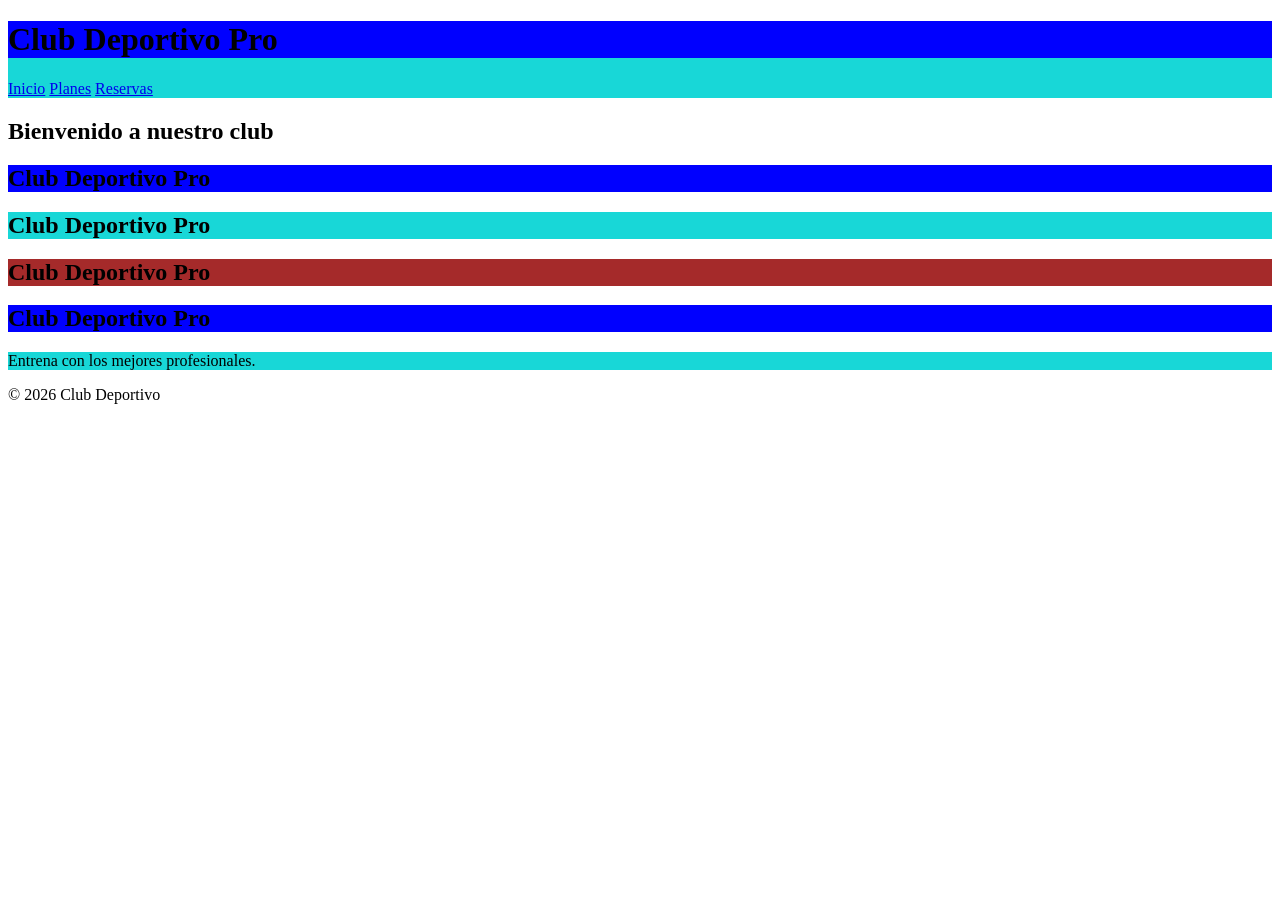
<file: index.html>
<!DOCTYPE html>
<html lang="es">
<head>
    <meta charset="UTF-8">
    <title>Club Deportivo</title>
    <link rel="stylesheet" 
    href="css/index.css" />
</head>
<body >
    <header class="clase_body">
        <h1 >Club Deportivo Pro</h1>
        <nav>
            <a href="#">Inicio</a>
            <a href="#">Planes</a>
            <a   href="#">Reservas</a>
        </nav>
    </header>

    <main>
        <section>
            <h2>Bienvenido a nuestro club</h2>

            <h1 >Club Deportivo Pro</h1>
            <h2 class="clase_body" >Club Deportivo Pro</h2>
            <h1 id="id_clase" >Club Deportivo Pro</h1>
            <h1 >Club Deportivo Pro</h1>
            <p class="clase_body">Entrena con los mejores profesionales.</p>
        </section>
    </main>

    <footer>
        <p>© 2026 Club Deportivo</p>
    </footer>

</body>
</html>
</file>
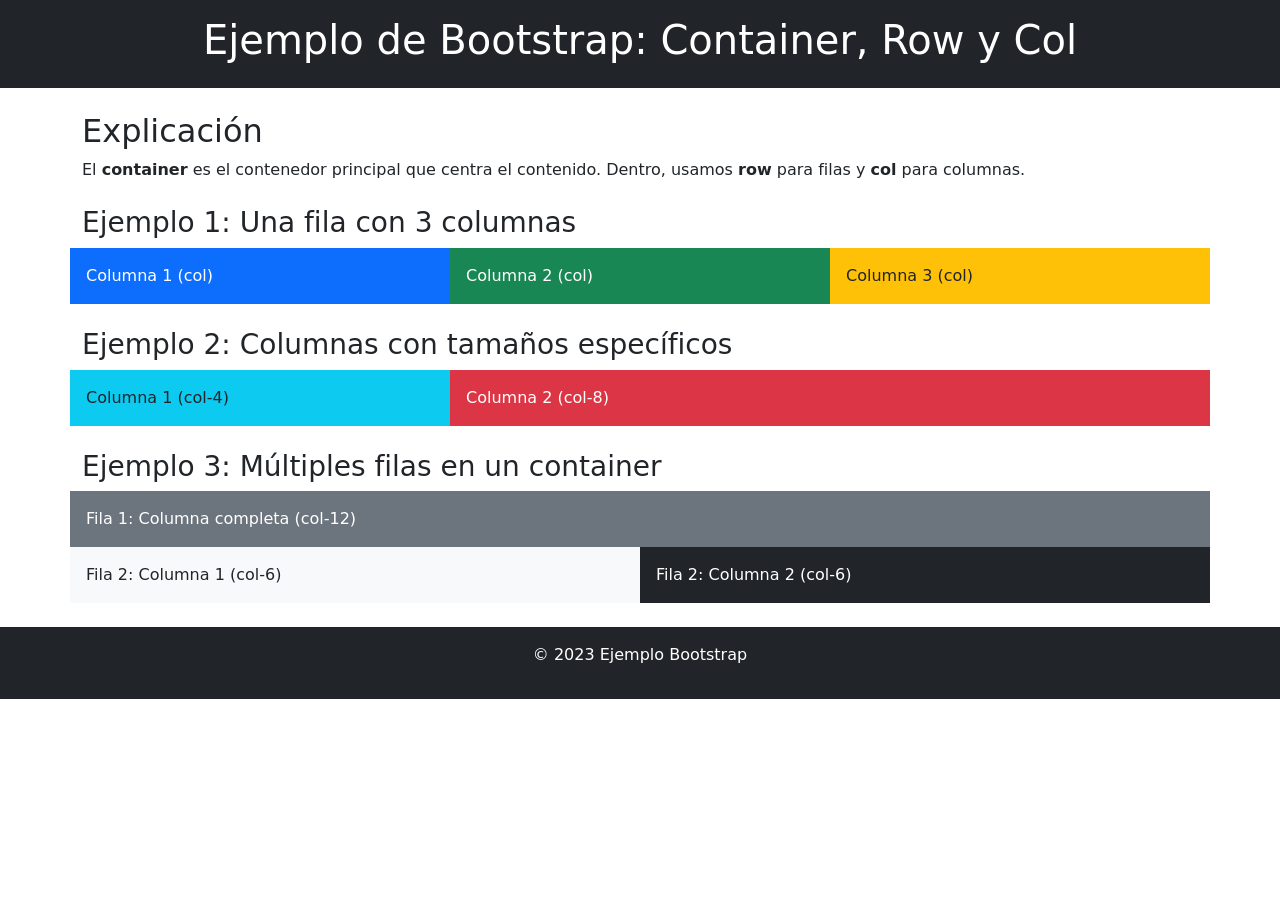
<file: pages/EjemploBoostrap.html>
<!DOCTYPE html>
<html lang="es">
<head>
    <meta charset="UTF-8">
    <meta name="viewport" content="width=device-width, initial-scale=1.0">
    <title>Ejemplo Bootstrap - Row, Col, Container</title>
    <!-- Bootstrap CSS -->
    <link href="https://cdn.jsdelivr.net/npm/bootstrap@5.3.0/dist/css/bootstrap.min.css" rel="stylesheet">
</head>
<body>
    <header class="bg-dark text-white text-center py-3">
        <h1>Ejemplo de Bootstrap: Container, Row y Col</h1>
    </header>
    
    <main class="container my-4">
        <section>
            <h2>Explicación</h2>
            <p>El <strong>container</strong> es el contenedor principal que centra el contenido. Dentro, usamos <strong>row</strong> para filas y <strong>col</strong> para columnas.</p>
        </section>
        
        <section class="my-4">
            <h3>Ejemplo 1: Una fila con 3 columnas</h3>
            <div class="row">
                <div class="col bg-primary text-white p-3">Columna 1 (col)</div>
                <div class="col bg-success text-white p-3">Columna 2 (col)</div>
                <div class="col bg-warning text-dark p-3">Columna 3 (col)</div>
            </div>
        </section>
        
        <section class="my-4">
            <h3>Ejemplo 2: Columnas con tamaños específicos</h3>
            <div class="row">
                <div class="col-4 bg-info text-dark p-3">Columna 1 (col-4)</div>
                <div class="col-8 bg-danger text-white p-3">Columna 2 (col-8)</div>
            </div>
        </section>
        
        <section class="my-4">
            <h3>Ejemplo 3: Múltiples filas en un container</h3>
            <div class="row">
                <div class="col-12 bg-secondary text-white p-3">Fila 1: Columna completa (col-12)</div>
            </div>
            <div class="row">
                <div class="col-6 bg-light text-dark p-3">Fila 2: Columna 1 (col-6)</div>
                <div class="col-6 bg-dark text-white p-3">Fila 2: Columna 2 (col-6)</div>
            </div>
        </section>
    </main>
    
    <footer class="bg-dark text-white text-center py-3">
        <p>&copy; 2023 Ejemplo Bootstrap</p>
    </footer>
    
    <!-- Bootstrap JS -->
    <script src="https://cdn.jsdelivr.net/npm/bootstrap@5.3.0/dist/js/bootstrap.bundle.min.js"></script>
</body>
</html>
</file>
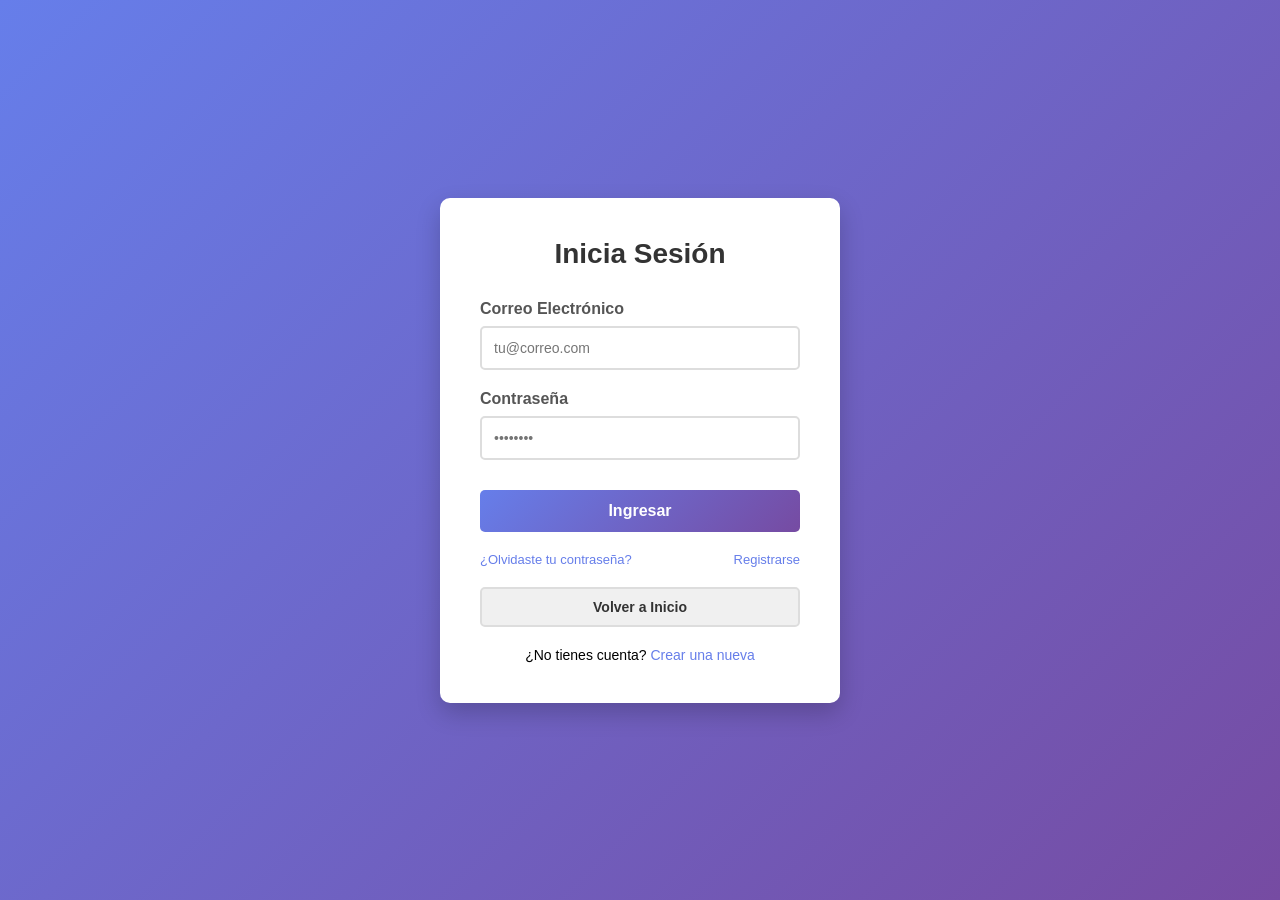
<file: pages/auth/Login_Cliente.html>
<!DOCTYPE html>
<html lang="es">
<head>
    <meta charset="UTF-8">
    <meta name="viewport" content="width=device-width, initial-scale=1.0">
    <title>Login - Cliente</title>
    <style>
        * {
            margin: 0;
            padding: 0;
            box-sizing: border-box;
        }

        body {
            font-family: 'Segoe UI', Tahoma, Geneva, Verdana, sans-serif;
            background: linear-gradient(135deg, #667eea 0%, #764ba2 100%);
            min-height: 100vh;
            display: flex;
            justify-content: center;
            align-items: center;
        }

        .login-container {
            background: white;
            padding: 40px;
            border-radius: 10px;
            box-shadow: 0 10px 25px rgba(0, 0, 0, 0.2);
            width: 100%;
            max-width: 400px;
        }

        .login-container h1 {
            text-align: center;
            color: #333;
            margin-bottom: 30px;
            font-size: 28px;
        }

        .form-group {
            margin-bottom: 20px;
        }

        label {
            display: block;
            margin-bottom: 8px;
            color: #555;
            font-weight: 600;
        }

        input {
            width: 100%;
            padding: 12px;
            border: 2px solid #ddd;
            border-radius: 5px;
            font-size: 14px;
            transition: border-color 0.3s;
        }

        input:focus {
            outline: none;
            border-color: #667eea;
        }

        .btn-ingresar {
            width: 100%;
            padding: 12px;
            background: linear-gradient(135deg, #667eea 0%, #764ba2 100%);
            color: white;
            border: none;
            border-radius: 5px;
            font-size: 16px;
            font-weight: 600;
            cursor: pointer;
            transition: transform 0.2s;
            margin-top: 10px;
        }

        .btn-ingresar:hover {
            transform: translateY(-2px);
        }

        .links {
            display: flex;
            justify-content: space-between;
            margin-top: 20px;
            font-size: 13px;
        }

        a {
            color: #667eea;
            text-decoration: none;
            transition: color 0.3s;
        }

        a:hover {
            color: #764ba2;
        }

        .btn-inicio {
            width: 100%;
            padding: 10px;
            background: #f0f0f0;
            color: #333;
            border: 2px solid #ddd;
            border-radius: 5px;
            cursor: pointer;
            font-size: 14px;
            font-weight: 600;
            margin-top: 20px;
            transition: background 0.3s;
        }

        .btn-inicio:hover {
            background: #e0e0e0;
        }

        .registro-link {
            text-align: center;
            margin-top: 20px;
            font-size: 14px;
        }
    </style>
</head>
<body>
    <div class="login-container">
        <h1>Inicia Sesión</h1>
        <form>
            <div class="form-group">
                <label for="email">Correo Electrónico</label>
                <input type="email" id="email" placeholder="tu@correo.com" required>
            </div>

            <div class="form-group">
                <label for="password">Contraseña</label>
                <input type="password" id="password" placeholder="••••••••" required>
            </div>

            <button type="submit" class="btn-ingresar">Ingresar</button>

            <div class="links">
                <a href="#recuperar">¿Olvidaste tu contraseña?</a>
                <a href="#registrarse">Registrarse</a>
            </div>

            <button type="button" class="btn-inicio" onclick="window.location.href='../../index.html'">Volver a Inicio</button>
        </form>

        <div class="registro-link">
            ¿No tienes cuenta? <a href="#registrarse">Crear una nueva</a>
        </div>
    </div>
</body>
</html>
</file>
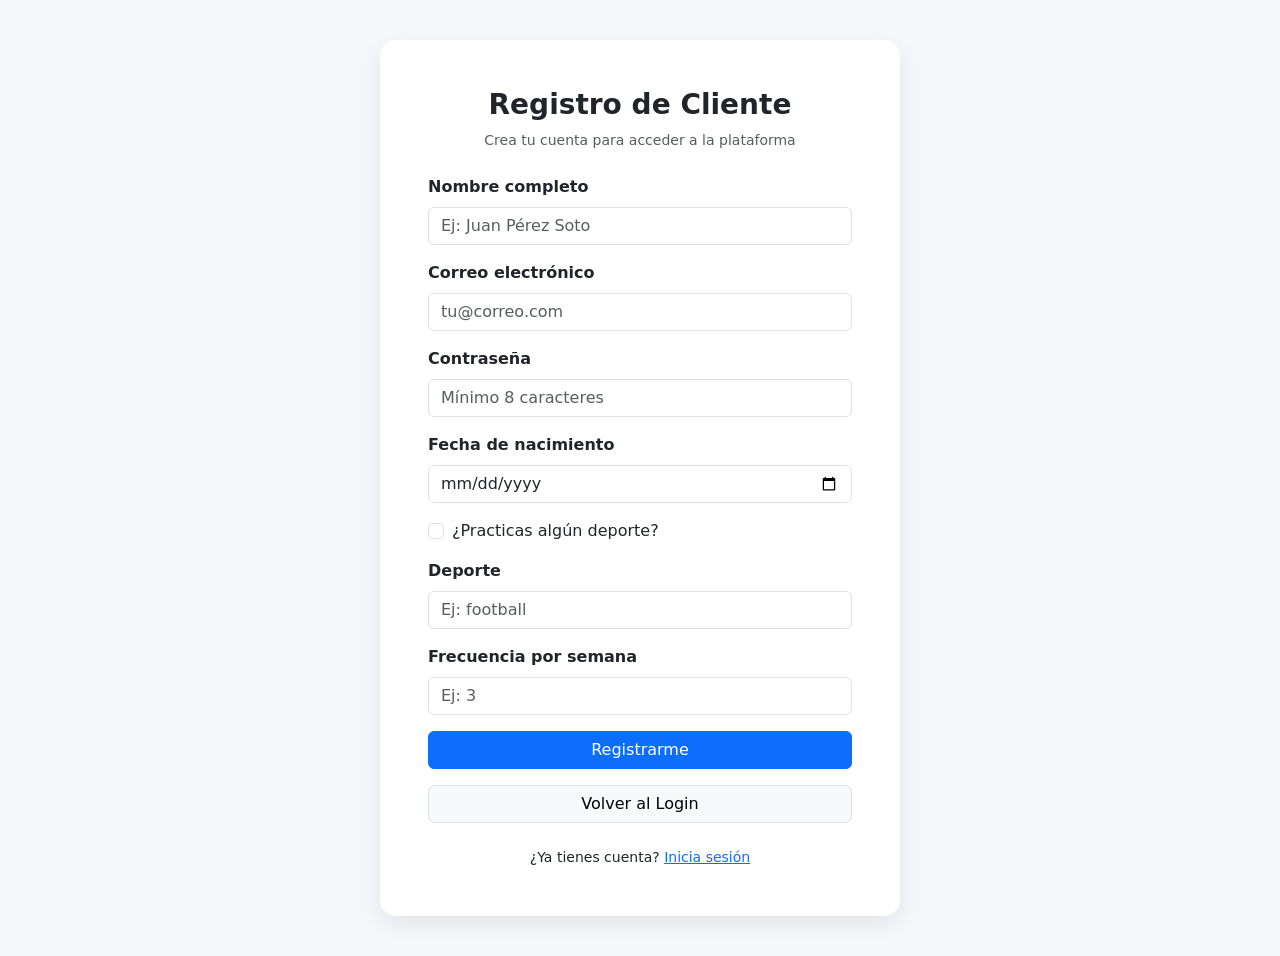
<file: pages/auth/registerCliente.html>
<!DOCTYPE html>
<html lang="es">
<head>
  <meta charset="UTF-8">
  <meta name="viewport" content="width=device-width, initial-scale=1.0">
  <title>Registro - Cliente</title>
  <link
    href="https://cdn.jsdelivr.net/npm/bootstrap@5.3.0/dist/css/bootstrap.min.css"
    rel="stylesheet"
  >
  <style>
    body {
      background: #f5f7fb;
    }

    .register-container {
      max-width: 520px;
      margin: 40px auto;
      background: #fff;
      border-radius: 16px;
      box-shadow: 0 8px 24px rgba(0, 0, 0, 0.08);
    }

    .form-error {
      color: #dc3545;
      font-size: 0.875rem;
      margin-top: 0.25rem;
    }

    .form-success {
      color: #198754;
      font-size: 0.95rem;
      margin-top: 0.5rem;
    }
  </style>
</head>
<body>
  <main class="register-container p-4 p-md-5">
    <article>
      <header class="text-center mb-4">
        <h1 class="h3 fw-bold">Registro de Cliente</h1>
        <p class="text-muted small mb-0">
          Crea tu cuenta para acceder a la plataforma
        </p>
      </header>

      <form id="registerForm" novalidate>
        <div class="mb-3">
          <label for="full_name" class="form-label fw-semibold">Nombre completo</label>
          <input
            type="text"
            class="form-control"
            id="full_name"
            placeholder="Ej: Juan Pérez Soto"
          >
          <div id="full_nameError" class="form-error"></div>
        </div>

        <div class="mb-3">
          <label for="email" class="form-label fw-semibold">Correo electrónico</label>
          <input
            type="email"
            class="form-control"
            id="email"
            placeholder="tu@correo.com"
          >
          <div id="emailError" class="form-error"></div>
        </div>

        <div class="mb-3">
          <label for="password" class="form-label fw-semibold">Contraseña</label>
          <input
            type="password"
            class="form-control"
            id="password"
            placeholder="Mínimo 8 caracteres"
          >
          <div id="passwordError" class="form-error"></div>
        </div>

        <div class="mb-3">
          <label for="birth_date" class="form-label fw-semibold">Fecha de nacimiento</label>
          <input
            type="date"
            class="form-control"
            id="birth_date"
          >
          <div id="birth_dateError" class="form-error"></div>
        </div>

        <div class="form-check mb-3">
          <input class="form-check-input" type="checkbox" id="plays_sport">
          <label class="form-check-label" for="plays_sport">
            ¿Practicas algún deporte?
          </label>
        </div>

        <div class="mb-3">
          <label for="sport_name" class="form-label fw-semibold">Deporte</label>
          <input
            type="text"
            class="form-control"
            id="sport_name"
            placeholder="Ej: football"
          >
          <div id="sport_nameError" class="form-error"></div>
        </div>

        <div class="mb-3">
          <label for="frequency_per_week" class="form-label fw-semibold">Frecuencia por semana</label>
          <input
            type="number"
            class="form-control"
            id="frequency_per_week"
            min="0"
            placeholder="Ej: 3"
          >
          <div id="frequency_per_weekError" class="form-error"></div>
        </div>

        <div id="formMessage" class="mb-3"></div>

        <button type="submit" class="btn btn-primary w-100">
          Registrarme
        </button>

        <button
          type="button"
          class="btn btn-light border w-100 mt-3"
          onclick="window.location.href='./loginCliente.html'"
        >
          Volver al Login
        </button>
      </form>

      <footer class="text-center mt-4 small">
        ¿Ya tienes cuenta? <a href="./loginCliente.html">Inicia sesión</a>
      </footer>
    </article>
  </main>

  <script src="https://cdn.jsdelivr.net/npm/bootstrap@5.3.0/dist/js/bootstrap.bundle.min.js"></script>
  <script src="../../assets/js/registerCliente.js"></script>
</body>
</html>
</file>
<file: css/index.css>
.clase_body {
    background-color: rgb(24, 215, 215);
}

h1 {
    background-color: blue;
}

#id_clase {
    background-color: brown;
}
</file>
